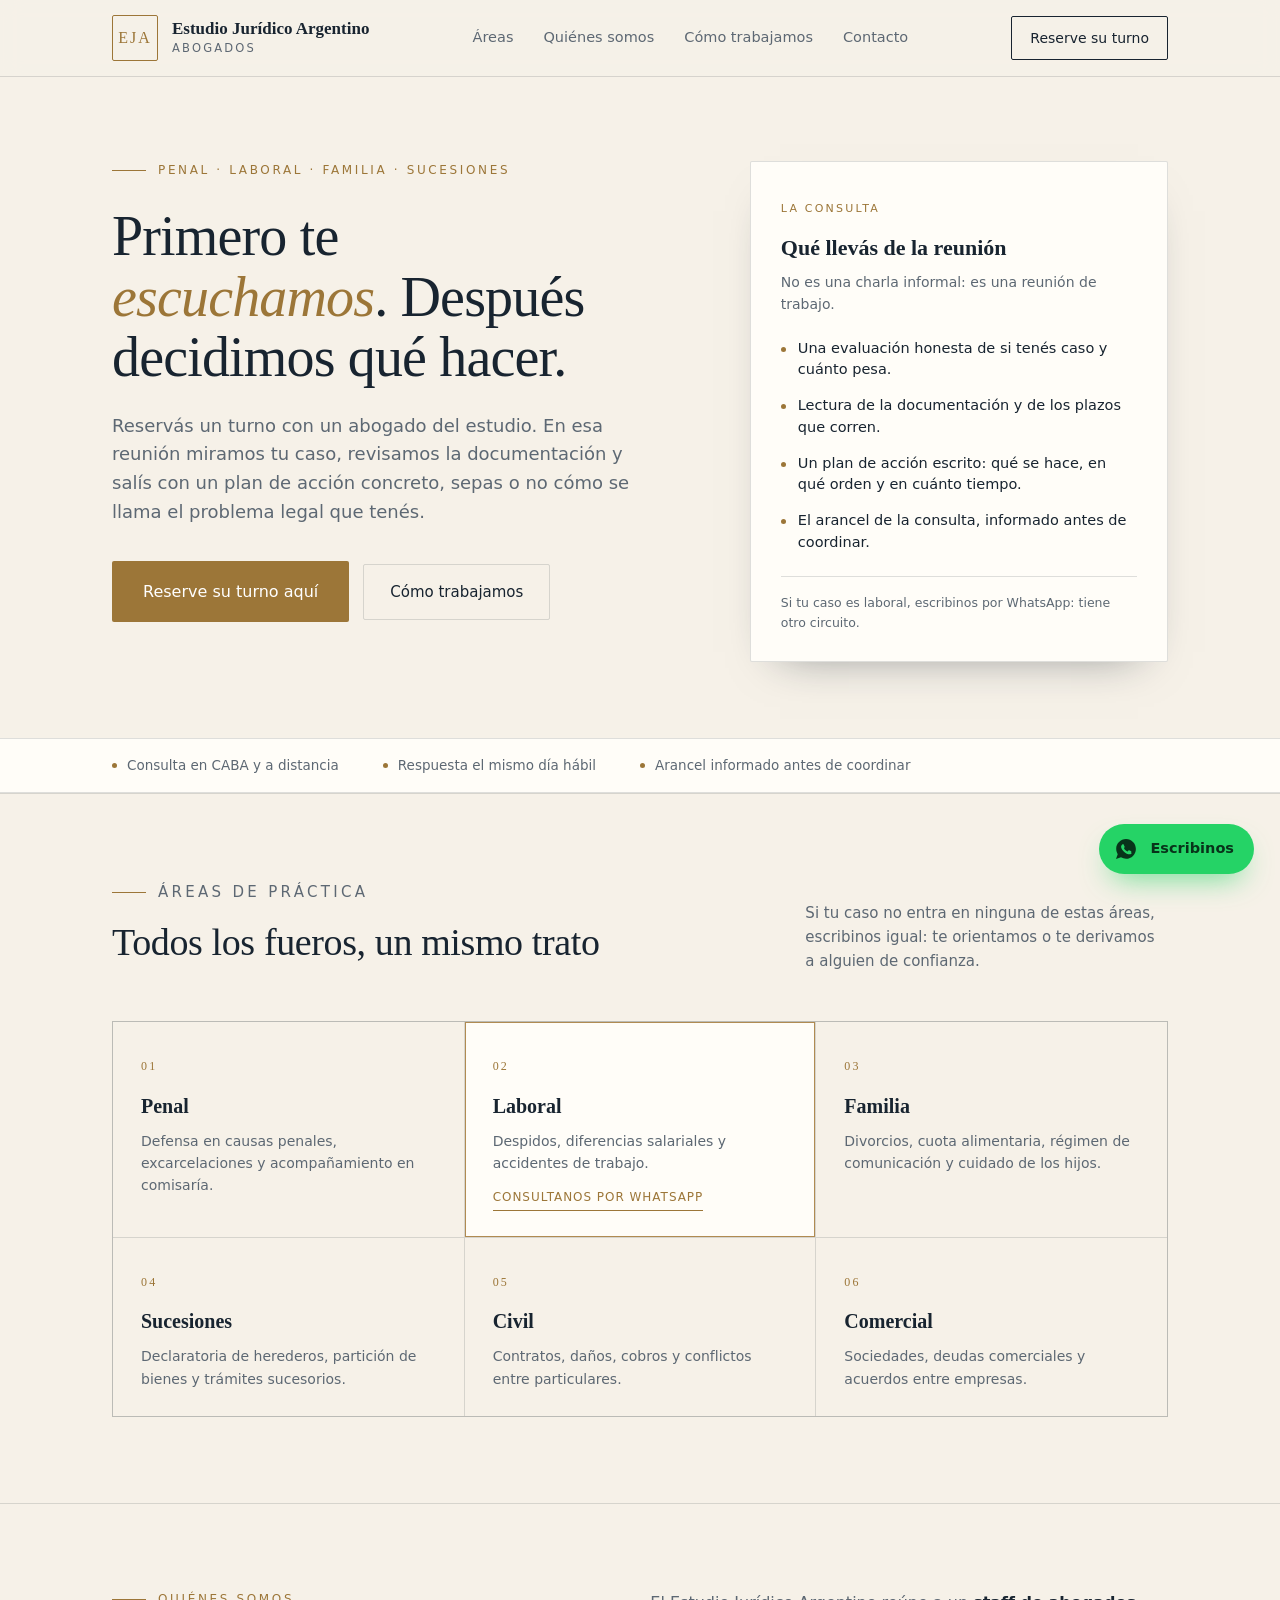
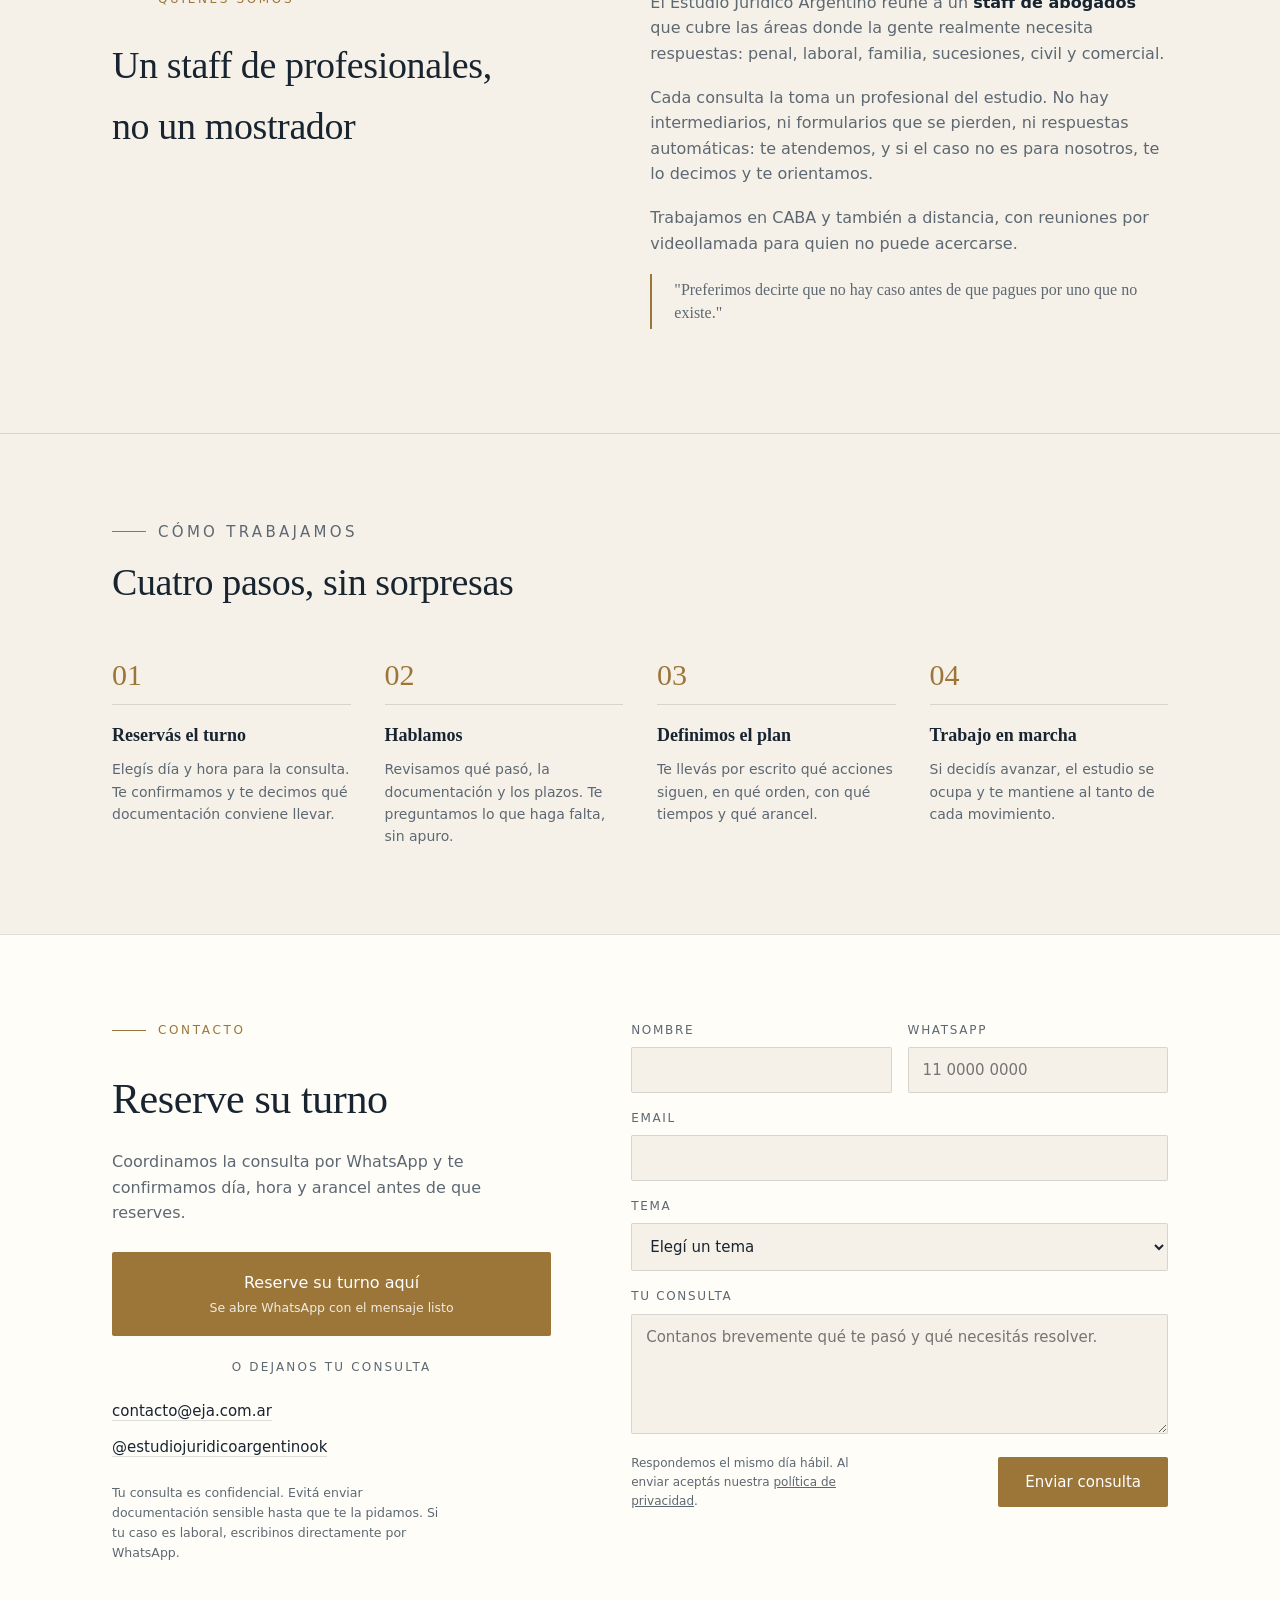
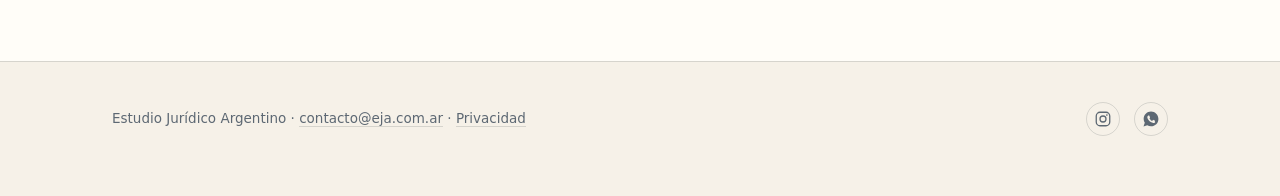
<file: index.html>
<!doctype html>
<html lang="es-AR">
<head>
<meta charset="utf-8">
<meta name="viewport" content="width=device-width, initial-scale=1">
<title>Estudio Jurídico Argentino — Consultas con turno</title>
<meta name="description" content="Estudio Jurídico Argentino: penal, laboral, familia, sucesiones, civil y comercial. Reservá un turno y salís de la consulta con un plan de acción concreto.">
<meta name="theme-color" content="#f6f1e8">
<link rel="icon" href="assets/favicon.svg" type="image/svg+xml">
<link rel="stylesheet" href="assets/estilos.css">

<meta property="og:type" content="website">
<meta property="og:locale" content="es_AR">
<meta property="og:site_name" content="Estudio Jurídico Argentino">
<meta property="og:title" content="Estudio Jurídico Argentino — Consultas con turno">
<meta property="og:description" content="Penal, laboral, familia, sucesiones, civil y comercial. Reservá un turno y salís con un plan de acción concreto.">
<meta property="og:url" content="https://eja.com.ar/">
<meta name="twitter:card" content="summary">
</head>
<body>

<a class="skip" href="#contenido">Saltar al contenido</a>

<header class="site-header">
  <div class="wrap nav">
    <a class="brand" href="#inicio" aria-label="Estudio Jurídico Argentino, inicio">
      <span class="mark" aria-hidden="true">EJA</span>
      <span class="brand-text">
        <span class="brand-name">Estudio Jurídico Argentino</span>
        <span class="brand-sub">Abogados</span>
      </span>
    </a>

    <nav class="nav-links" aria-label="Principal">
      <a href="#areas">Áreas</a>
      <a href="#nosotros">Quiénes somos</a>
      <a href="#trabajo">Cómo trabajamos</a>
      <a href="#contacto">Contacto</a>
    </nav>

    <a class="nav-cta" href="https://wa.me/5491177417442?text=Hola%2C%20quiero%20reservar%20un%20turno%20para%20una%20consulta.">Reserve su turno</a>

    <details class="menu">
      <summary aria-label="Abrir menú"><span></span><span></span><span></span></summary>
      <nav aria-label="Menú">
        <a href="#areas">Áreas</a>
        <a href="#nosotros">Quiénes somos</a>
        <a href="#trabajo">Cómo trabajamos</a>
        <a href="#contacto">Contacto</a>
      </nav>
    </details>
  </div>
</header>

<main id="contenido">
  <section id="inicio" class="hero">
    <div class="wrap hero-grid">
      <div>
        <p class="kicker">Penal · Laboral · Familia · Sucesiones</p>
        <h1>Primero te <em>escuchamos</em>. Después decidimos qué hacer.</h1>
        <p class="lede">Reservás un turno con un abogado del estudio. En esa reunión miramos tu caso, revisamos la documentación y salís con un plan de acción concreto, sepas o no cómo se llama el problema legal que tenés.</p>
        <div class="actions">
          <a class="btn btn-primary btn-lg" href="https://wa.me/5491177417442?text=Hola%2C%20quiero%20reservar%20un%20turno%20para%20una%20consulta.">Reserve su turno aquí</a>
          <a class="btn btn-ghost" href="#trabajo">Cómo trabajamos</a>
        </div>
      </div>

      <aside class="card" aria-labelledby="consulta-titulo">
        <span class="tag">La consulta</span>
        <h2 id="consulta-titulo">Qué llevás de la reunión</h2>
        <p class="card-intro">No es una charla informal: es una reunión de trabajo.</p>
        <ul class="facts">
          <li>Una evaluación honesta de si tenés caso y cuánto pesa.</li>
          <li>Lectura de la documentación y de los plazos que corren.</li>
          <li>Un plan de acción escrito: qué se hace, en qué orden y en cuánto tiempo.</li>
          <li>El arancel de la consulta, informado antes de coordinar.</li>
        </ul>
        <p class="card-foot">Si tu caso es laboral, escribinos por WhatsApp: tiene otro circuito.</p>
      </aside>
    </div>
  </section>

  <div class="trust">
    <div class="wrap">
      <ul>
        <li>Consulta en CABA y a distancia</li>
        <li>Respuesta el mismo día hábil</li>
        <li>Arancel informado antes de coordinar</li>
      </ul>
    </div>
  </div>

  <section id="areas" class="sec">
    <div class="wrap">
      <div class="sec-head">
        <div>
          <p class="kicker">Áreas de práctica</p>
          <h2>Todos los fueros, un mismo trato</h2>
        </div>
        <p>Si tu caso no entra en ninguna de estas áreas, escribinos igual: te orientamos o te derivamos a alguien de confianza.</p>
      </div>

      <div class="areas">
        <article class="area">
          <span class="num" aria-hidden="true">01</span>
          <h3>Penal</h3>
          <p>Defensa en causas penales, excarcelaciones y acompañamiento en comisaría.</p>
        </article>
        <article class="area area-alt">
          <span class="num" aria-hidden="true">02</span>
          <h3>Laboral</h3>
          <p>Despidos, diferencias salariales y accidentes de trabajo.</p>
          <a class="area-link" href="https://wa.me/5491177417442?text=Hola%2C%20tengo%20una%20consulta%20laboral.">Consultanos por WhatsApp</a>
        </article>
        <article class="area">
          <span class="num" aria-hidden="true">03</span>
          <h3>Familia</h3>
          <p>Divorcios, cuota alimentaria, régimen de comunicación y cuidado de los hijos.</p>
        </article>
        <article class="area">
          <span class="num" aria-hidden="true">04</span>
          <h3>Sucesiones</h3>
          <p>Declaratoria de herederos, partición de bienes y trámites sucesorios.</p>
        </article>
        <article class="area">
          <span class="num" aria-hidden="true">05</span>
          <h3>Civil</h3>
          <p>Contratos, daños, cobros y conflictos entre particulares.</p>
        </article>
        <article class="area">
          <span class="num" aria-hidden="true">06</span>
          <h3>Comercial</h3>
          <p>Sociedades, deudas comerciales y acuerdos entre empresas.</p>
        </article>
      </div>
    </div>
  </section>

  <section id="nosotros" class="sec">
    <div class="wrap about">
      <div>
        <p class="kicker">Quiénes somos</p>
        <h2>Un staff de profesionales, no un mostrador</h2>
      </div>
      <div class="about-copy">
        <p>El Estudio Jurídico Argentino reúne a un <strong>staff de abogados</strong> que cubre las áreas donde la gente realmente necesita respuestas: penal, laboral, familia, sucesiones, civil y comercial.</p>
        <p>Cada consulta la toma un profesional del estudio. No hay intermediarios, ni formularios que se pierden, ni respuestas automáticas: te atendemos, y si el caso no es para nosotros, te lo decimos y te orientamos.</p>
        <p>Trabajamos en CABA y también a distancia, con reuniones por videollamada para quien no puede acercarse.</p>
        <p class="quote">"Preferimos decirte que no hay caso antes de que pagues por uno que no existe."</p>
      </div>
    </div>
  </section>

  <section id="trabajo" class="sec">
    <div class="wrap">
      <div class="sec-head">
        <div>
          <p class="kicker">Cómo trabajamos</p>
          <h2>Cuatro pasos, sin sorpresas</h2>
        </div>
      </div>
      <ol class="steps">
        <li>
          <span class="n" aria-hidden="true">01</span>
          <h3>Reservás el turno</h3>
          <p>Elegís día y hora para la consulta. Te confirmamos y te decimos qué documentación conviene llevar.</p>
        </li>
        <li>
          <span class="n" aria-hidden="true">02</span>
          <h3>Hablamos</h3>
          <p>Revisamos qué pasó, la documentación y los plazos. Te preguntamos lo que haga falta, sin apuro.</p>
        </li>
        <li>
          <span class="n" aria-hidden="true">03</span>
          <h3>Definimos el plan</h3>
          <p>Te llevás por escrito qué acciones siguen, en qué orden, con qué tiempos y qué arancel.</p>
        </li>
        <li>
          <span class="n" aria-hidden="true">04</span>
          <h3>Trabajo en marcha</h3>
          <p>Si decidís avanzar, el estudio se ocupa y te mantiene al tanto de cada movimiento.</p>
        </li>
      </ol>
    </div>
  </section>

  <section id="contacto" class="sec contact">
    <div class="wrap contact-grid">
      <div>
        <p class="kicker">Contacto</p>
        <h2>Reserve su turno</h2>
        <p class="lede">Coordinamos la consulta por WhatsApp y te confirmamos día, hora y arancel antes de que reserves.</p>

        <a class="book" href="https://wa.me/5491177417442?text=Hola%2C%20quiero%20reservar%20un%20turno%20para%20una%20consulta.">
          Reserve su turno aquí
          <small>Se abre WhatsApp con el mensaje listo</small>
        </a>

        <p class="or">o dejanos tu consulta</p>

        <ul class="lines">
          <li><a href="mailto:contacto@eja.com.ar">contacto@eja.com.ar</a></li>
          <li><a href="https://www.instagram.com/estudiojuridicoargentinook/" target="_blank" rel="noopener">@estudiojuridicoargentinook</a></li>
        </ul>

        <p class="microcopy">Tu consulta es confidencial. Evitá enviar documentación sensible hasta que te la pidamos. Si tu caso es laboral, escribinos directamente por WhatsApp.</p>
      </div>

      <form id="form-consulta" class="form" method="POST" action="https://api.web3forms.com/submit" novalidate>
        <input type="hidden" name="access_key" value="d20b759d-1a2d-44dc-baed-7145a94df4f3">
        <input type="hidden" name="subject" value="Consulta desde eja.com.ar">
        <input type="hidden" name="from_name" value="Sitio EJA">
        <p class="honeypot" aria-hidden="true"><label for="botcheck">No completar</label><input id="botcheck" type="checkbox" name="botcheck" tabindex="-1" autocomplete="off"></p>

        <div class="row">
          <div class="field">
            <label for="nombre">Nombre</label>
            <input id="nombre" name="nombre" type="text" autocomplete="name" required minlength="2" data-error="nombre-error">
            <span class="error-msg" id="nombre-error">Escribí tu nombre.</span>
          </div>
          <div class="field">
            <label for="whatsapp">WhatsApp</label>
            <input id="whatsapp" name="whatsapp" type="tel" autocomplete="tel" inputmode="tel" required pattern="[0-9\s+\(\)\-]{6,}" data-error="whatsapp-error" placeholder="11 0000 0000">
            <span class="error-msg" id="whatsapp-error">Poné un número con característica, o al menos 6 dígitos.</span>
          </div>
        </div>

        <div class="field">
          <label for="email">Email</label>
          <input id="email" name="email" type="email" autocomplete="email" required data-error="email-error">
          <span class="error-msg" id="email-error">Revisá el email: parece incompleto.</span>
        </div>

        <div class="field">
          <label for="tema">Tema</label>
          <select id="tema" name="tema" required data-error="tema-error">
            <option value="">Elegí un tema</option>
            <option>Penal</option>
            <option>Familia</option>
            <option>Sucesiones</option>
            <option>Civil</option>
            <option>Comercial</option>
            <option>Otro</option>
          </select>
          <span class="error-msg" id="tema-error">Elegí el tema de la consulta.</span>
        </div>

        <div class="field">
          <label for="mensaje">Tu consulta</label>
          <textarea id="mensaje" name="consulta" required minlength="10" data-error="mensaje-error" placeholder="Contanos brevemente qué te pasó y qué necesitás resolver."></textarea>
          <span class="error-msg" id="mensaje-error">Contanos un poco más: al menos una frase.</span>
        </div>

        <div class="form-foot">
          <small>Respondemos el mismo día hábil. Al enviar aceptás nuestra <a href="privacidad.html">política de privacidad</a>.</small>
          <button class="btn btn-primary" type="submit">Enviar consulta</button>
        </div>

        <p class="form-status" id="form-status" role="status" aria-live="polite"></p>
      </form>
    </div>
  </section>
</main>

<footer class="site-footer">
  <div class="wrap foot">
    <p>Estudio Jurídico Argentino · <a href="mailto:contacto@eja.com.ar">contacto@eja.com.ar</a> · <a href="privacidad.html">Privacidad</a></p>
    <div class="socials">
      <a href="https://www.instagram.com/estudiojuridicoargentinook/" aria-label="Instagram del estudio" target="_blank" rel="noopener">
        <svg width="18" height="18" viewBox="0 0 24 24" fill="none" stroke="currentColor" stroke-width="1.7" aria-hidden="true"><rect x="3" y="3" width="18" height="18" rx="5"/><circle cx="12" cy="12" r="4"/><circle cx="17.2" cy="6.8" r="1.1" fill="currentColor" stroke="none"/></svg>
      </a>
      <a href="https://wa.me/5491177417442" aria-label="WhatsApp del estudio" target="_blank" rel="noopener">
        <svg width="18" height="18" viewBox="0 0 24 24" fill="currentColor" aria-hidden="true"><path d="M12.04 2C6.6 2 2.2 6.4 2.2 11.84c0 1.94.55 3.75 1.5 5.29L2 22l4.99-1.65a9.9 9.9 0 0 0 5.05 1.38c5.44 0 9.84-4.4 9.84-9.84S17.48 2 12.04 2Zm5.7 13.9c-.24.68-1.4 1.3-1.94 1.34-.54.05-1.04.24-3.53-.86-2.49-1.1-4.05-3.72-4.17-3.9-.12-.18-.98-1.4-.98-2.67 0-1.27.66-1.9.9-2.16.24-.26.52-.32.7-.32l.5.01c.16 0 .38-.06.58.45l.8 1.94c.07.15.12.32.02.5l-.4.6c-.13.18-.27.37-.12.62.15.25.66 1.1 1.42 1.78.98.87 1.5 1.03 1.75 1.15.25.13.4.11.55-.06.15-.18.62-.72.79-.97.17-.25.34-.2.57-.12l1.63.79c.24.11.4.17.45.27.06.1.06.58-.18 1.26Z"/></svg>
      </a>
    </div>
  </div>
</footer>

<a class="wa" href="https://wa.me/5491177417442?text=Hola%2C%20quiero%20hacer%20una%20consulta." aria-label="Escribinos por WhatsApp">
  <svg width="24" height="24" viewBox="0 0 24 24" fill="currentColor" aria-hidden="true"><path d="M12.04 2C6.6 2 2.2 6.4 2.2 11.84c0 1.94.55 3.75 1.5 5.29L2 22l4.99-1.65a9.9 9.9 0 0 0 5.05 1.38c5.44 0 9.84-4.4 9.84-9.84S17.48 2 12.04 2Zm5.7 13.9c-.24.68-1.4 1.3-1.94 1.34-.54.05-1.04.24-3.53-.86-2.49-1.1-4.05-3.72-4.17-3.9-.12-.18-.98-1.4-.98-2.67 0-1.27.66-1.9.9-2.16.24-.26.52-.32.7-.32l.5.01c.16 0 .38-.06.58.45l.8 1.94c.07.15.12.32.02.5l-.4.6c-.13.18-.27.37-.12.62.15.25.66 1.1 1.42 1.78.98.87 1.5 1.03 1.75 1.15.25.13.4.11.55-.06.15-.18.62-.72.79-.97.17-.25.34-.2.57-.12l1.63.79c.24.11.4.17.45.27.06.1.06.58-.18 1.26Z"/></svg>
  <span>Escribinos</span>
</a>

<script src="assets/app.js" defer></script>
</body>
</html>
</file>
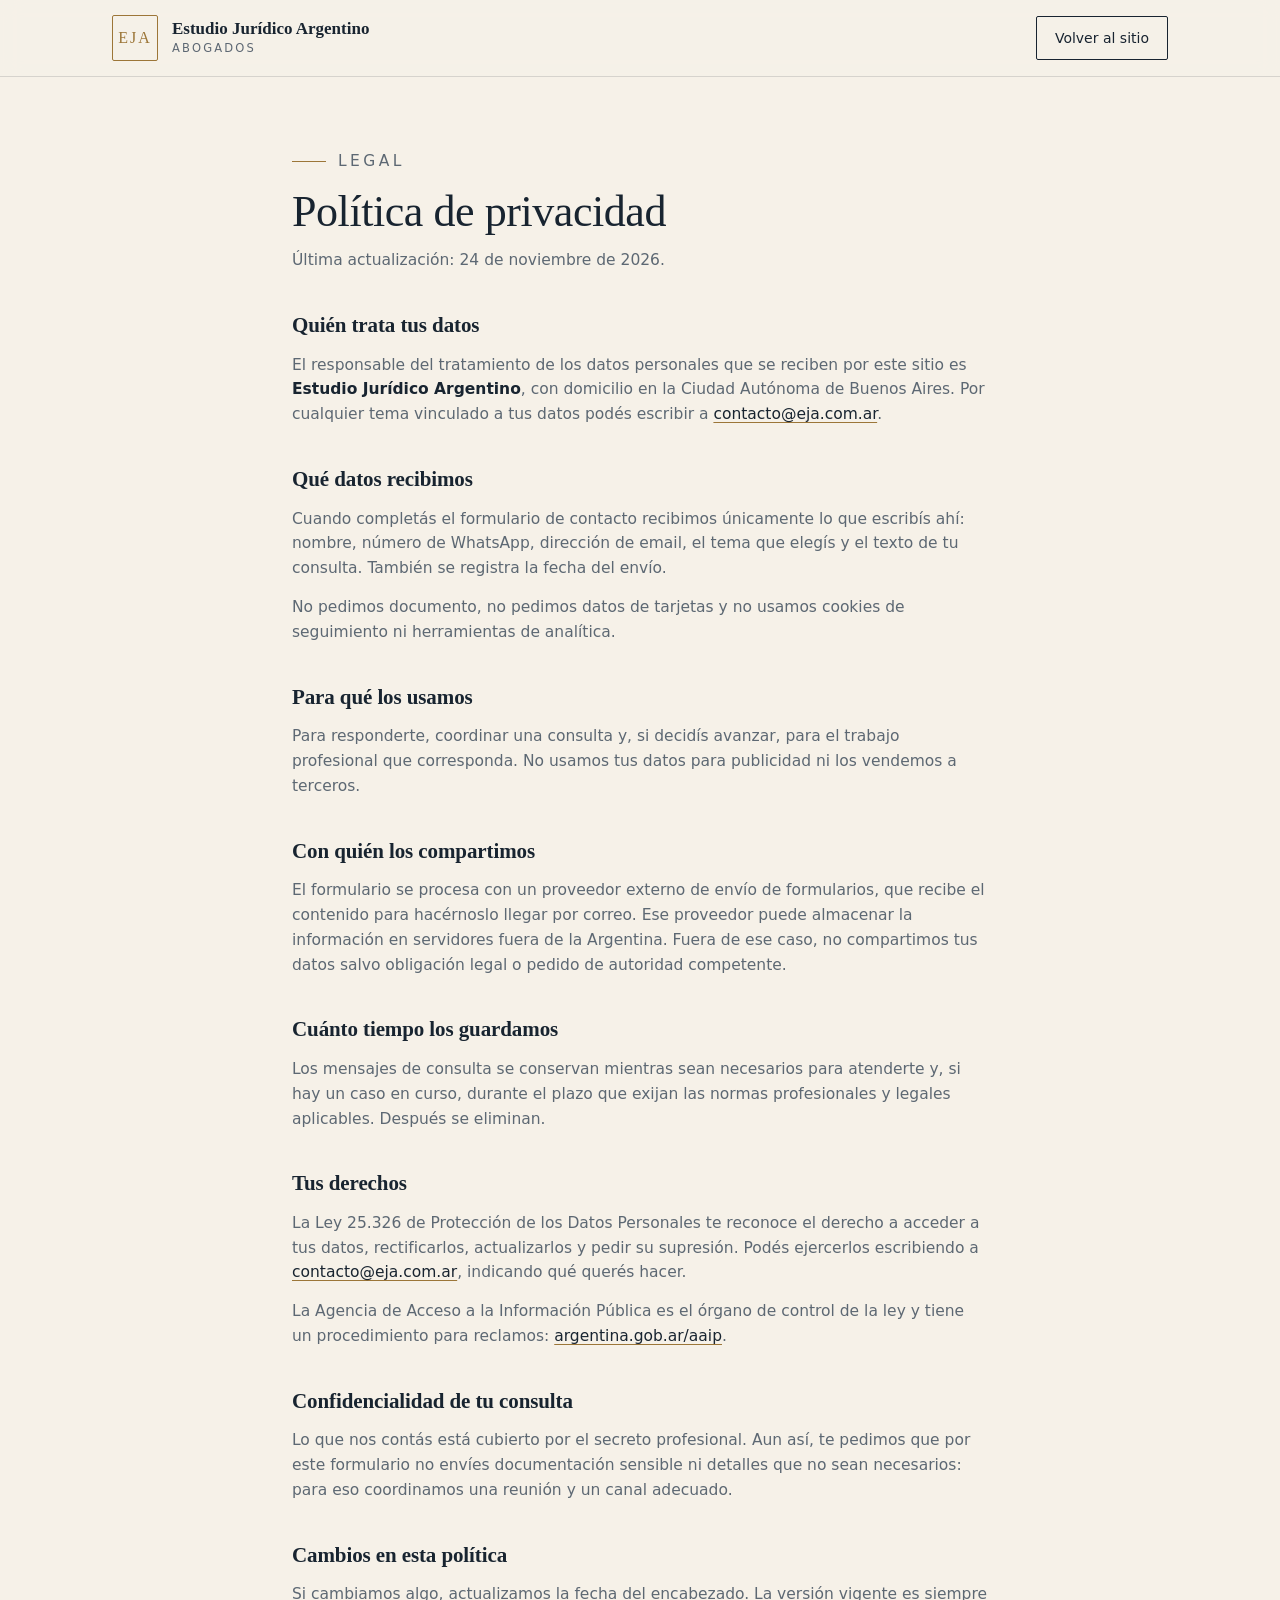
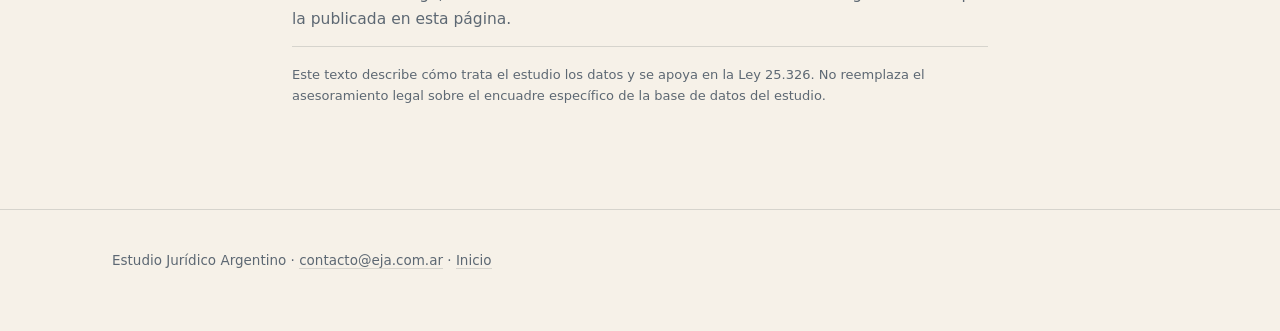
<file: privacidad.html>
<!doctype html>
<html lang="es-AR">
<head>
<meta charset="utf-8">
<meta name="viewport" content="width=device-width, initial-scale=1">
<title>Política de privacidad — Estudio Jurídico Argentino</title>
<meta name="description" content="Cómo trata el Estudio Jurídico Argentino los datos personales que recibe por el formulario de contacto.">
<meta name="theme-color" content="#f6f1e8">
<link rel="icon" href="assets/favicon.svg" type="image/svg+xml">
<link rel="stylesheet" href="assets/estilos.css">
<meta name="robots" content="noindex">
</head>
<body>

<a class="skip" href="#contenido">Saltar al contenido</a>

<header class="site-header">
  <div class="wrap nav">
    <a class="brand" href="index.html" aria-label="Estudio Jurídico Argentino, inicio">
      <span class="mark" aria-hidden="true">EJA</span>
      <span class="brand-text">
        <span class="brand-name">Estudio Jurídico Argentino</span>
        <span class="brand-sub">Abogados</span>
      </span>
    </a>
    <a class="nav-cta" href="index.html">Volver al sitio</a>
  </div>
</header>

<main id="contenido" class="wrap legal">
  <p class="kicker">Legal</p>
  <h1>Política de privacidad</h1>
  <p class="legal-fecha">Última actualización: 24 de noviembre de 2026.</p>

  <h2>Quién trata tus datos</h2>
  <p>El responsable del tratamiento de los datos personales que se reciben por este sitio es
  <strong>Estudio Jurídico Argentino</strong>, con domicilio en la Ciudad Autónoma de Buenos Aires.
  Por cualquier tema vinculado a tus datos podés escribir a
  <a href="mailto:contacto@eja.com.ar">contacto@eja.com.ar</a>.</p>

  <h2>Qué datos recibimos</h2>
  <p>Cuando completás el formulario de contacto recibimos únicamente lo que escribís ahí:
  nombre, número de WhatsApp, dirección de email, el tema que elegís y el texto de tu consulta.
  También se registra la fecha del envío.</p>
  <p>No pedimos documento, no pedimos datos de tarjetas y no usamos cookies de seguimiento ni
  herramientas de analítica.</p>

  <h2>Para qué los usamos</h2>
  <p>Para responderte, coordinar una consulta y, si decidís avanzar, para el trabajo profesional que
  corresponda. No usamos tus datos para publicidad ni los vendemos a terceros.</p>

  <h2>Con quién los compartimos</h2>
  <p>El formulario se procesa con un proveedor externo de envío de formularios, que recibe el contenido
  para hacérnoslo llegar por correo. Ese proveedor puede almacenar la información en servidores fuera
  de la Argentina. Fuera de ese caso, no compartimos tus datos salvo obligación legal o pedido de
  autoridad competente.</p>

  <h2>Cuánto tiempo los guardamos</h2>
  <p>Los mensajes de consulta se conservan mientras sean necesarios para atenderte y, si hay un caso en
  curso, durante el plazo que exijan las normas profesionales y legales aplicables. Después se eliminan.</p>

  <h2>Tus derechos</h2>
  <p>La Ley 25.326 de Protección de los Datos Personales te reconoce el derecho a acceder a tus datos,
  rectificarlos, actualizarlos y pedir su supresión. Podés ejercerlos escribiendo a
  <a href="mailto:contacto@eja.com.ar">contacto@eja.com.ar</a>, indicando qué querés hacer.</p>
  <p>La Agencia de Acceso a la Información Pública es el órgano de control de la ley y tiene un
  procedimiento para reclamos: <a href="https://www.argentina.gob.ar/aaip" target="_blank" rel="noopener">argentina.gob.ar/aaip</a>.</p>

  <h2>Confidencialidad de tu consulta</h2>
  <p>Lo que nos contás está cubierto por el secreto profesional. Aun así, te pedimos que por este
  formulario no envíes documentación sensible ni detalles que no sean necesarios: para eso coordinamos
  una reunión y un canal adecuado.</p>

  <h2>Cambios en esta política</h2>
  <p>Si cambiamos algo, actualizamos la fecha del encabezado. La versión vigente es siempre la publicada
  en esta página.</p>

  <p class="legal-nota">Este texto describe cómo trata el estudio los datos y se apoya en la Ley 25.326.
  No reemplaza el asesoramiento legal sobre el encuadre específico de la base de datos del estudio.</p>
</main>

<footer class="site-footer">
  <div class="wrap foot">
    <p>Estudio Jurídico Argentino · <a href="mailto:contacto@eja.com.ar">contacto@eja.com.ar</a> · <a href="index.html">Inicio</a></p>
  </div>
</footer>

</body>
</html>
</file>
<file: assets/estilos.css>
/* ==========================================================================
   Estudio Jurídico Argentino — hoja de estilos única
   Paleta A: papel cálido, tinta azul-grafito, bronce.
   ========================================================================== */

:root{
  --serif: "Iowan Old Style", "Palatino Linotype", Palatino, Georgia, "Times New Roman", serif;
  --sans: "Inter", system-ui, -apple-system, "Segoe UI", Roboto, Arial, sans-serif;

  --ink: #182430;
  --paper: #f6f1e8;
  --surface: #fffdf8;
  --accent: #9c7638;
  --accent-soft: #b08b52;
  --muted: #5d6873;
  --line: rgba(24, 36, 48, .14);
  --shadow: 0 20px 45px -30px rgba(24, 36, 48, .55);
  --error: #a4231b;

  --max: 1120px;
  --pad: 32px;
}

*, *::before, *::after{ box-sizing: border-box; }

html{ scroll-behavior: smooth; }

body{
  margin: 0;
  font-family: var(--sans);
  font-size: 16px;
  line-height: 1.6;
  color: var(--ink);
  background: var(--paper);
  -webkit-font-smoothing: antialiased;
  text-rendering: optimizeLegibility;
}

a{ color: inherit; }

img, svg{ max-width: 100%; }

.wrap{ max-width: var(--max); margin: 0 auto; padding: 0 var(--pad); }

/* Foco visible en todo el sitio */
:focus-visible{
  outline: 2px solid var(--accent);
  outline-offset: 3px;
  border-radius: 2px;
}

.skip{
  position: absolute; left: -9999px; top: 0;
  background: var(--ink); color: var(--paper);
  padding: 12px 18px; z-index: 100; text-decoration: none;
}
.skip:focus{ left: 12px; top: 12px; }

.visually-hidden:where(:not(:focus-within, :active)){
  position: absolute !important;
  clip-path: inset(50%) !important;
  overflow: hidden !important;
  width: 1px !important; height: 1px !important;
  margin: -1px !important; padding: 0 !important;
  border: 0 !important; white-space: nowrap !important;
}

/* ---------- Header ---------- */

.site-header{
  position: sticky; top: 0; z-index: 40;
  background: rgba(246, 241, 232, .9);
  backdrop-filter: blur(10px);
  border-bottom: 1px solid var(--line);
}

.nav{
  display: flex; align-items: center; justify-content: space-between;
  gap: 24px; min-height: 76px;
}

.brand{ display: flex; align-items: center; gap: 14px; text-decoration: none; min-width: 0; }

.mark{
  width: 46px; height: 46px; flex: 0 0 auto;
  border: 1.5px solid var(--accent); border-radius: 2px;
  display: grid; place-items: center;
  font-family: var(--serif); font-size: 16px; letter-spacing: .12em; color: var(--accent);
}

.brand-text{ display: flex; flex-direction: column; min-width: 0; }
.brand-name{ font-family: var(--serif); font-weight: 600; font-size: 17px; line-height: 1.2; }
.brand-sub{ font-size: 11.5px; letter-spacing: .19em; text-transform: uppercase; color: var(--muted); }

.nav-links{ display: flex; gap: 30px; font-size: 14.5px; }
.nav-links a{
  text-decoration: none; color: var(--muted);
  padding: 6px 0; border-bottom: 1px solid transparent;
}
.nav-links a:hover{ color: var(--ink); border-color: var(--accent); }

.nav-cta{
  font-size: 14px; text-decoration: none; white-space: nowrap;
  padding: 10px 18px; border: 1px solid var(--ink); border-radius: 2px;
  transition: background .2s, color .2s;
}
.nav-cta:hover{ background: var(--ink); color: var(--paper); }

.menu{ display: none; position: relative; }
.menu summary{
  list-style: none; cursor: pointer;
  width: 42px; height: 42px; border: 1px solid var(--line); border-radius: 2px;
  display: grid; place-content: center; gap: 5px;
}
.menu summary::-webkit-details-marker{ display: none; }
.menu summary span{ display: block; width: 18px; height: 1.5px; background: var(--ink); }
.menu nav{
  position: absolute; right: 0; top: 52px; z-index: 50;
  min-width: 210px; background: var(--surface);
  border: 1px solid var(--line); box-shadow: var(--shadow);
  display: grid; padding: 8px;
}
.menu nav a{ text-decoration: none; padding: 12px 14px; font-size: 15px; }
.menu nav a:hover{ background: var(--paper); }

/* ---------- Hero ---------- */

.hero{ padding: 84px 0 76px; }

.hero-grid{
  display: grid; grid-template-columns: 1.15fr .85fr;
  gap: 72px; align-items: start;
}

.kicker{
  font-size: 12px; letter-spacing: .22em; text-transform: uppercase;
  color: var(--accent); margin: 0 0 26px;
  display: flex; align-items: center; gap: 12px;
}
.kicker::before{ content: ""; width: 34px; height: 1px; background: var(--accent); }

h1{
  font-family: var(--serif); font-weight: 500;
  font-size: clamp(38px, 4.6vw, 56px); line-height: 1.08;
  letter-spacing: -.015em; margin: 0 0 24px;
  text-wrap: balance;
}
h1 em{ font-style: italic; color: var(--accent); }

.lede{ font-size: 18px; color: var(--muted); max-width: 48ch; margin: 0 0 34px; }

.actions{ display: flex; gap: 14px; flex-wrap: wrap; align-items: center; }

.btn{
  display: inline-flex; align-items: center; justify-content: center; gap: 10px;
  font-size: 15px; font-family: inherit; text-decoration: none;
  padding: 15px 26px; border-radius: 2px; border: 1px solid transparent;
  cursor: pointer; transition: filter .2s, border-color .2s, background .2s;
}
.btn-primary{ background: var(--accent); color: #fff; }
.btn-primary:hover{ filter: brightness(.92); }
.btn-ghost{ border-color: var(--line); color: var(--ink); }
.btn-ghost:hover{ border-color: var(--ink); }
.btn-lg{ padding: 17px 30px; font-size: 16px; }

.card{
  background: var(--surface); border: 1px solid var(--line);
  padding: 32px 30px 28px; box-shadow: var(--shadow); border-radius: 2px;
}
.tag{ font-size: 11px; letter-spacing: .2em; text-transform: uppercase; color: var(--accent); }
.card h2{ font-family: var(--serif); font-size: 22px; font-weight: 600; margin: 10px 0 6px; }
.card-intro{ font-size: 14px; color: var(--muted); margin: 0 0 22px; }

.facts{ list-style: none; padding: 0; margin: 0; display: grid; gap: 14px; }
.facts li{
  position: relative; padding-left: 17px;
  font-size: 14.5px; line-height: 1.5;
}
.facts li::before{
  content: ""; position: absolute; left: 0; top: .62em;
  width: 5px; height: 5px; border-radius: 50%; background: var(--accent);
}

.card-foot{
  border-top: 1px solid var(--line); margin: 22px 0 0; padding-top: 16px;
  font-size: 12.5px; color: var(--muted);
}

/* ---------- Franja de confianza ---------- */

.trust{ border-top: 1px solid var(--line); border-bottom: 1px solid var(--line); background: var(--surface); }
.trust ul{
  list-style: none; margin: 0; padding: 0;
  display: flex; flex-wrap: wrap; gap: 12px 44px;
}
.trust li{
  font-size: 13.5px; color: var(--muted);
  display: flex; align-items: center; gap: 10px; padding: 16px 0;
}
.trust li::before{ content: ""; width: 5px; height: 5px; background: var(--accent); border-radius: 50%; }

/* ---------- Secciones ---------- */

.sec{ padding: 86px 0; border-top: 1px solid var(--line); scroll-margin-top: 90px; }

.sec-head{
  display: flex; justify-content: space-between; align-items: flex-end;
  gap: 40px; margin-bottom: 48px;
}
.sec-head h2{
  font-family: var(--serif); font-weight: 500;
  font-size: clamp(28px, 3vw, 38px); letter-spacing: -.01em;
  margin: 8px 0 0; text-wrap: balance;
}
.sec-head p{ margin: 0; color: var(--muted); font-size: 15px; max-width: 38ch; }

/* Áreas */
.areas{
  display: grid; grid-template-columns: repeat(3, 1fr);
  gap: 1px; background: var(--line); border: 1px solid var(--line);
}
.area{ background: var(--paper); padding: 30px 28px 26px; transition: background .2s; }
.area:hover{ background: var(--surface); }
.area .num{ font-family: var(--serif); font-size: 12px; letter-spacing: .18em; color: var(--accent); }
.area h3{ font-family: var(--serif); font-weight: 600; font-size: 20px; margin: 12px 0 8px; }
.area p{ margin: 0; font-size: 14px; color: var(--muted); }
.area-alt{ background: var(--surface); box-shadow: inset 0 0 0 1px var(--accent-soft); }
.area-link{
  display: inline-block; margin-top: 14px; padding-bottom: 2px;
  font-size: 12px; letter-spacing: .08em; text-transform: uppercase;
  color: var(--accent); text-decoration: none; border-bottom: 1px solid currentColor;
}
.area-link:hover{ color: var(--ink); }

/* Quiénes somos */
.about{ display: grid; grid-template-columns: .95fr 1.05fr; gap: 70px; align-items: start; }
.about h2{
  font-family: var(--serif); font-weight: 500;
  font-size: clamp(28px, 3vw, 38px); letter-spacing: -.01em;
  margin: 8px 0 0; text-wrap: balance;
}
.about-copy p{ font-size: 16px; color: var(--muted); margin: 0 0 18px; }
.about-copy strong{ color: var(--ink); font-weight: 600; }
.quote{
  font-family: var(--serif); font-size: 22px; line-height: 1.45; color: var(--ink);
  border-left: 2px solid var(--accent); padding: 4px 0 4px 22px; margin: 26px 0 0;
}

/* Pasos */
.steps{
  list-style: none; margin: 0; padding: 0;
  display: grid; grid-template-columns: repeat(4, 1fr); gap: 34px;
  counter-reset: paso;
}
.steps .n{
  font-family: var(--serif); font-size: 30px; color: var(--accent); line-height: 1;
  border-bottom: 1px solid var(--line); padding-bottom: 14px;
  display: block; margin-bottom: 16px;
}
.steps h3{ font-family: var(--serif); font-size: 18px; font-weight: 600; margin: 0 0 8px; }
.steps p{ margin: 0; font-size: 14px; color: var(--muted); }

/* ---------- Contacto ---------- */

.contact{ background: var(--surface); }
.contact-grid{ display: grid; grid-template-columns: .9fr 1.1fr; gap: 80px; align-items: start; }
.contact h2{
  font-family: var(--serif); font-weight: 500;
  font-size: clamp(30px, 3.4vw, 42px); letter-spacing: -.01em; margin: 0 0 16px;
}
.contact .lede{ font-size: 16px; margin-bottom: 26px; }

.book{
  display: block; text-align: center; text-decoration: none;
  background: var(--accent); color: #fff;
  padding: 18px 24px; border-radius: 2px; font-size: 16px;
  transition: filter .2s;
}
.book:hover{ filter: brightness(.92); }
.book small{ display: block; font-size: 12.5px; font-weight: 400; opacity: .85; margin-top: 2px; }

.or{
  text-align: center; font-size: 12px; letter-spacing: .18em;
  text-transform: uppercase; color: var(--muted); margin: 22px 0;
}

.lines{ list-style: none; padding: 0; margin: 0; display: grid; gap: 12px; font-size: 15px; }
.lines a{ text-decoration: none; border-bottom: 1px solid var(--line); }
.lines a:hover{ border-color: var(--accent); }

.microcopy{ font-size: 12.5px; color: var(--muted); margin-top: 24px; max-width: 42ch; }

/* ---------- Formulario ---------- */

.form{ display: grid; gap: 16px; }
.row{ display: grid; grid-template-columns: 1fr 1fr; gap: 16px; }
.field{ display: grid; gap: 7px; }

label{ font-size: 12px; letter-spacing: .14em; text-transform: uppercase; color: var(--muted); }

input, textarea, select{
  width: 100%; padding: 13px 14px;
  font-family: var(--sans); font-size: 15px; color: var(--ink);
  background: var(--paper); border: 1px solid var(--line); border-radius: 2px;
  transition: border-color .2s;
}
textarea{ min-height: 120px; resize: vertical; }
input:focus-visible, textarea:focus-visible, select:focus-visible{
  outline: 2px solid var(--accent); outline-offset: -1px; border-color: transparent;
}

.error-msg{ display: none; font-size: 13px; color: var(--error); }
.field:has(:user-invalid) .error-msg{ display: block; }
.field:has(:user-invalid) label{ color: var(--error); }
input:user-invalid, textarea:user-invalid, select:user-invalid{
  border-color: var(--error);
  background: color-mix(in srgb, var(--error) 4%, var(--paper));
}

.honeypot{
  position: absolute; left: -9999px; width: 1px; height: 1px; overflow: hidden;
}

.form-foot{
  display: flex; align-items: center; justify-content: space-between;
  gap: 20px; margin-top: 4px;
}
.form-foot small{ color: var(--muted); font-size: 12px; max-width: 32ch; }
.form-foot a{ color: inherit; }

.form-status{ margin: 4px 0 0; font-size: 14px; min-height: 1.4em; }
.form-status[data-state="ok"]{ color: #2c5b47; }
.form-status[data-state="error"]{ color: var(--error); }

/* ---------- Footer ---------- */

.site-footer{ padding: 40px 0 60px; border-top: 1px solid var(--line); font-size: 13.5px; color: var(--muted); }
.foot{ display: flex; justify-content: space-between; gap: 30px; flex-wrap: wrap; align-items: center; }
.foot p{ margin: 0; }
.foot a{ text-decoration: none; border-bottom: 1px solid var(--line); }
.foot a:hover{ border-color: var(--accent); }
.socials{ display: flex; gap: 14px; align-items: center; }
.socials a{
  width: 34px; height: 34px; border: 1px solid var(--line); border-radius: 50%;
  display: grid; place-items: center; color: var(--muted);
}
.socials a:hover{ border-color: var(--accent); color: var(--accent); }

/* ---------- WhatsApp flotante ---------- */

.wa{
  position: fixed; right: 26px; bottom: 26px; z-index: 60;
  display: flex; align-items: center; gap: 12px;
  text-decoration: none; background: #25d366; color: #08331a;
  border-radius: 999px; padding: 13px 20px 13px 15px;
  box-shadow: 0 14px 30px -12px rgba(37, 211, 102, .75);
  font-size: 14.5px; font-weight: 600;
  transition: filter .2s;
}
.wa:hover{ filter: brightness(.96); }

/* ---------- Responsive ---------- */

@media (max-width: 1000px){
  .steps{ grid-template-columns: 1fr 1fr; }
  .about{ grid-template-columns: 1fr; gap: 34px; }
  .nav-links{ display: none; }
  .menu{ display: block; }
  .nav{ gap: 12px; }
  .nav-cta{ font-size: 12.5px; padding: 9px 12px; }
  .brand{ gap: 10px; }
  .brand-name{ font-size: 14px; line-height: 1.2; }
  .mark{ width: 40px; height: 40px; font-size: 14px; }
}

@media (max-width: 900px){
  :root{ --pad: 20px; }
  .brand-sub{ display: none; }
  .brand-name{ font-size: 13.5px; max-width: 15ch; }
  .hero-grid, .contact-grid{ grid-template-columns: 1fr; gap: 40px; }
  .areas{ grid-template-columns: 1fr; }
  .hero{ padding: 48px 0 44px; }
  h1{ font-size: 31px; }
  .lede{ font-size: 16px; }
  .sec{ padding: 56px 0; }
  .sec-head{ flex-direction: column; align-items: flex-start; gap: 16px; margin-bottom: 32px; }
  .sec-head h2{ font-size: 25px; }
  .kicker{ font-size: 10.5px; letter-spacing: .16em; }
  .kicker::before{ width: 22px; }
  .contact h2{ font-size: 30px; }
  .row{ grid-template-columns: 1fr; }
  .trust ul{ display: grid; gap: 0; }
  .trust li{ padding: 10px 0; border-bottom: 1px solid var(--line); }
  .trust li:last-child{ border-bottom: 0; }
  .wa{ right: 16px; bottom: 16px; padding: 14px; border-radius: 50%; }
  .wa span{ display: none; }
  .form-foot{ flex-direction: column; align-items: stretch; gap: 14px; }
  .form-foot .btn{ justify-content: center; }
}

/* ---------- Páginas legales ---------- */

.legal{ max-width: 760px; padding: 72px var(--pad) 88px; }
.legal h1{
  font-family: var(--serif); font-weight: 500; font-size: clamp(32px, 4vw, 44px);
  letter-spacing: -.01em; margin: 8px 0 12px; line-height: 1.1;
}
.legal-fecha{ color: var(--muted); font-size: 14px; margin: 0 0 36px; }
.legal h2{
  font-family: var(--serif); font-weight: 600; font-size: 21px;
  margin: 36px 0 10px; letter-spacing: -.005em;
}
.legal p, .legal li{ font-size: 15.5px; color: var(--muted); }
.legal p{ margin: 0 0 14px; }
.legal strong{ color: var(--ink); }
.legal a{ color: var(--ink); text-decoration: underline; text-decoration-color: var(--accent); text-underline-offset: 3px; }
.legal-nota{
  margin-top: 40px; padding-top: 18px; border-top: 1px solid var(--line);
  font-size: 13px !important;
}

@media (prefers-reduced-motion: reduce){
  html{ scroll-behavior: auto; }
  *, *::before, *::after{ transition-duration: .01ms !important; animation-duration: .01ms !important; }
}
</file>
